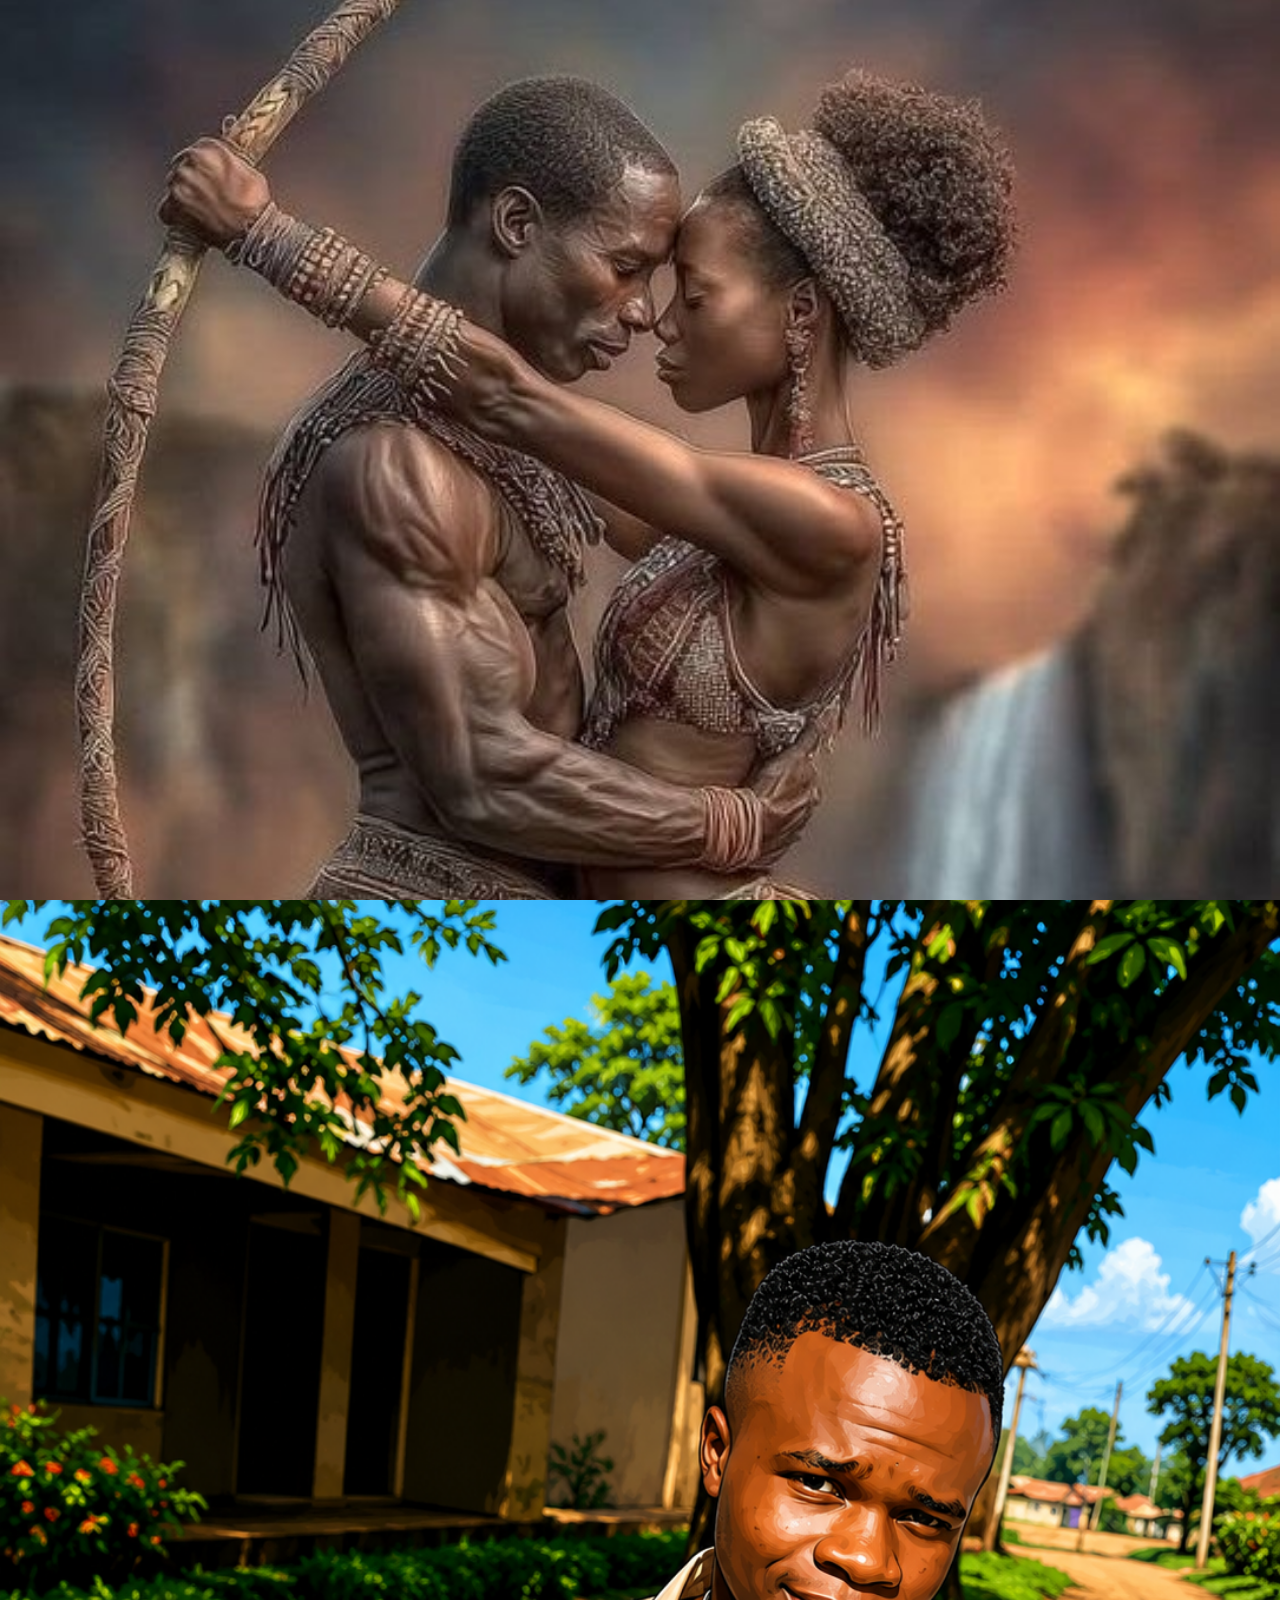
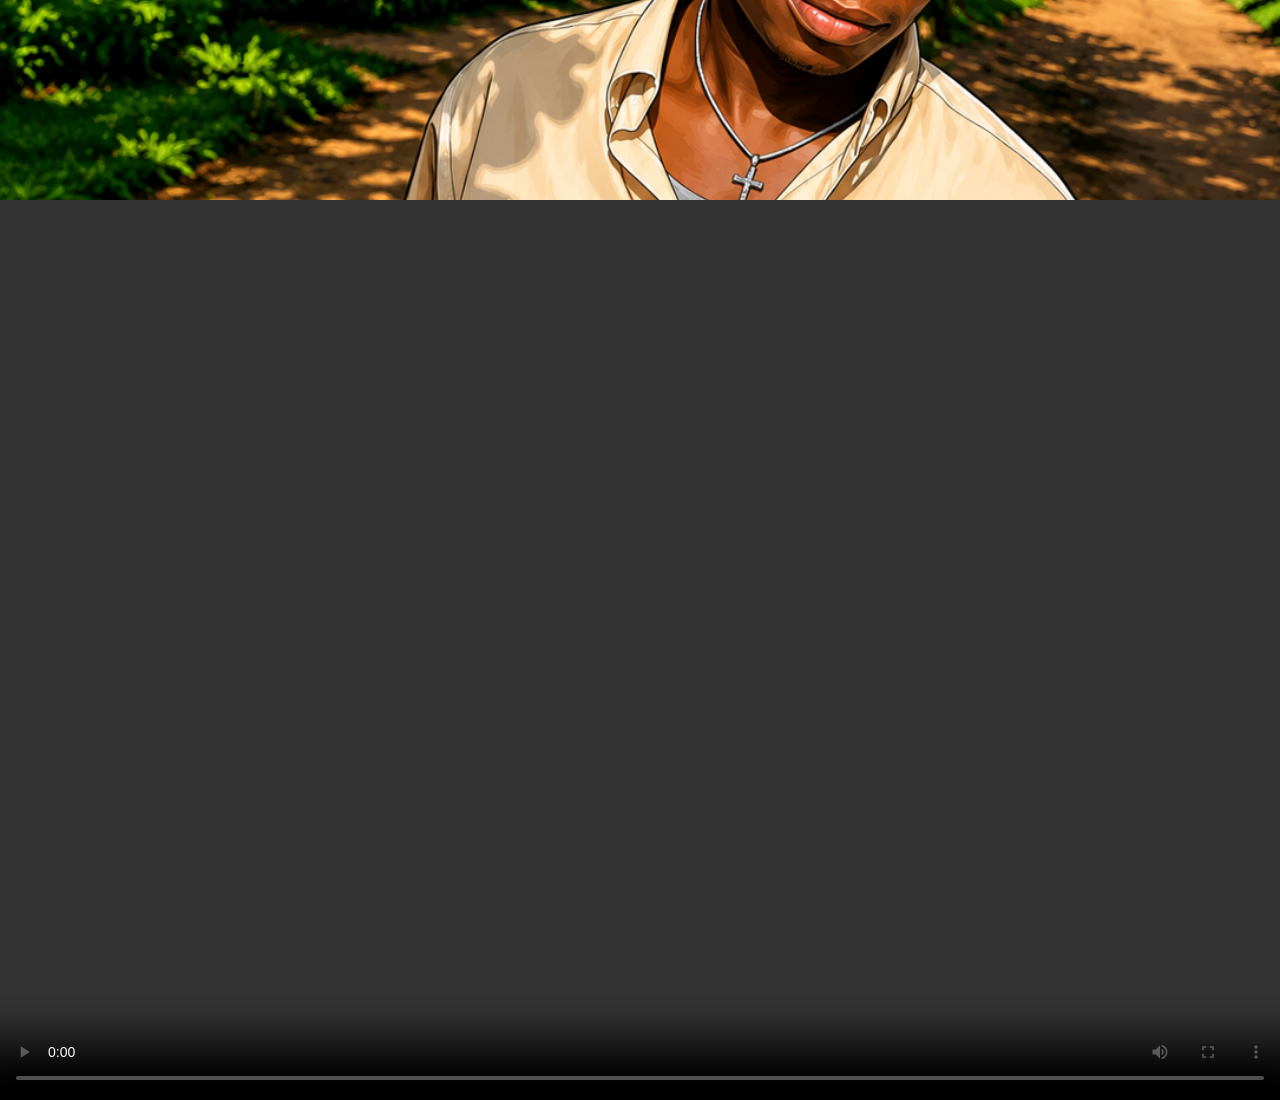
<file: index.html>
<!DOCTYPE html>
<html lang="en">
<head>
    <meta charset="UTF-8">
    <meta name="viewport" content="width=device-width, initial-scale=1.0">
    <title>Video-Audio style</title>
    <link rel="stylesheet" href="style.css">
</head>
<body>

    <div class="image"></div>

        <div class="image-2">
             <img src="img.png" alt="An Image" >
        </div>

    <div class="video"> 
        <video src="Screen Recording 2026-09-16 140330.mp4" controls autoplay width="100%" height="100%"></video> 
    </div>

    <div class="gradient"></div>

</body>
</html>
</file>
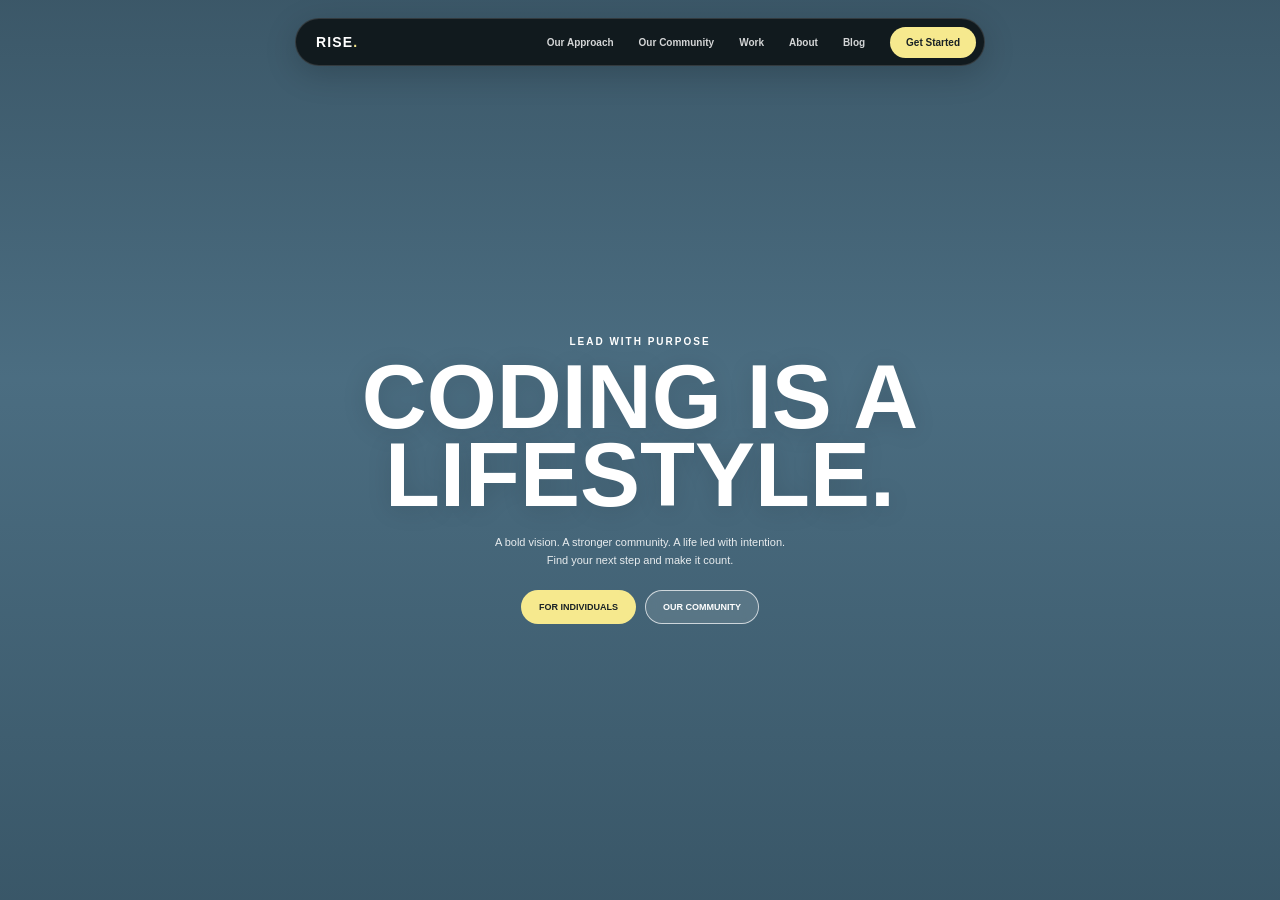
<file: class-work.html>
<!DOCTYPE html>
<html lang="en">
<head>
    <meta charset="UTF-8">
    <meta name="viewport" content="width=device-width, initial-scale=1.0">
    <meta name="theme-color" content="#17252a">
    <title> Class Work</title>
    <link rel="stylesheet" href="class-work.css">
</head>
<body>
    <main class="hero">
        <video class="hero__video" autoplay muted loop playsinline aria-hidden="true">
            <source src="vid.mp4" type="video/mp4">
        </video>
        <div class="hero__shade" aria-hidden="true"></div>

        <header class="site-header">
            <a class="brand" href="#home" aria-label="RISE home">RISE<span>.</span></a>
            <nav class="navigation" aria-label="Main navigation">
                <a href="#approach">Our Approach</a>
                <a href="#community">Our Community</a>
                <a href="#work">Work</a>
                <a href="#about">About</a>
                <a href="#blog">Blog</a>
                <a class="navigation__cta" href="#get-started">Get Started</a>
            </nav>
        </header>

        <section class="hero__content" id="home" aria-labelledby="hero-title">
            <p class="eyebrow">Lead with purpose</p>
            <h1 id="hero-title">Coding is a<br>lifestyle.</h1>
            <p class="hero__description">A bold vision. A stronger community. A life led with intention.<br class="desktop-break"> Find your next step and make it count.</p>
            <div class="hero__actions">
                <a class="button button--bright" href="#get-started">For individuals</a>
                <a class="button button--outline" href="#community">Our community</a>
            </div>
        </section>
    </main>
</body>
</html>
</file>
<file: style.css>
*{
    margin: 0;
    padding: 0;
    box-sizing: border-box;
}
body{
    width: 100%;
    height: 100vh;
}
.image{
    background-image: url(bgrn.jpg);
    width: 100%;
    height: 100%;
    background-repeat: no-repeat;
    background-size: cover;
    background-position: center;
}

.image-2{
 height: 100%;
 width: 100%;
 position: relative;
}

.image-2 img{
    position: absolute;
    top: 0;
    left: 0;
    object-fit: cover;
    width: 100%;
}


.video{
 height: 100%;
 width: 100%;
 position: relative;
}
.video video{
    position: absolute;
    top: 0;
    left: 0;
    object-fit: cover;
    width: 100%;
}
</file>
<file: class-work.css>
* {
	box-sizing: border-box;
	margin: 0;
	padding: 0;
}

html {
	min-width: 320px;
	min-height: 100%;
	background: #324c5c;
}

body {
	min-width: 320px;
	min-height: 100vh;
	margin: 0;
	font-family: 'DM Sans', sans-serif;
}

a {
	color: inherit;
	text-decoration: none;
}

.hero {
	position: relative;
	display: grid;
	min-height: 100svh;
	overflow: hidden;
	place-items: center;
	isolation: isolate;
	color: #fff;
	background: #54788d;
}

.hero__video,
.hero__shade {
	position: absolute;
	z-index: -1;
	inset: 0;
	width: 100%;
	height: 100%;
}

.hero__video {
	object-fit: cover;
	object-position: center;
}

.hero__shade {
	background: linear-gradient(180deg, rgb(12 25 33 / 34%) 0%, rgb(19 43 57 / 14%) 42%, rgb(14 33 44 / 38%) 100%);
}

.site-header {
	position: absolute;
	z-index: 1;
	top: 18px;
	left: 50%;
	display: flex;
	width: min(690px, calc(100% - 40px));
	min-height: 48px;
	align-items: center;
	justify-content: space-between;
	padding: 6px 8px 6px 20px;
	border: 1px solid rgb(255 255 255 / 14%);
	border-radius: 999px;
	background: rgb(12 18 20 / 88%);
	box-shadow: 0 8px 32px rgb(0 0 0 / 18%);
	transform: translateX(-50%);
	backdrop-filter: blur(12px);
}

.brand {
	flex: 0 0 auto;
	font-size: 14px;
	font-weight: 800;
	letter-spacing: .08em;
}

.brand span {
	color: #f5e68b;
}

.navigation {
	display: flex;
	align-items: center;
	gap: clamp(12px, 2.1vw, 25px);
	font-size: 10px;
	font-weight: 600;
	white-space: nowrap;
}

.navigation a:not(.navigation__cta) {
	color: rgb(255 255 255 / 82%);
	transition: color 160ms ease;
}

.navigation a:not(.navigation__cta):hover {
	color: #fff;
}

.navigation__cta {
	padding: 10px 16px;
	border-radius: 999px;
	background: #f6e98e;
	color: #182125;
	font-weight: 700;
}

.hero__content {
	width: min(700px, calc(100% - 36px));
	padding: 100px 0 40px;
	text-align: center;
	animation: rise-in 700ms ease-out both;
}

.eyebrow {
	margin: 0 0 12px;
	font-size: 10px;
	font-weight: 700;
	letter-spacing: .2em;
	text-transform: uppercase;
}

.hero h1 {
	margin: 0;
	font-family: 'Barlow Condensed', Impact, sans-serif;
	font-size: clamp(56px, 9vw, 90px);
	font-weight: 800;
	line-height: .86;
	text-transform: uppercase;
	text-shadow: 0 3px 24px rgb(0 0 0 / 13%);
}

.hero__description {
	margin: 19px auto 0;
	color: rgb(255 255 255 / 88%);
	font-size: 11px;
	line-height: 1.65;
}

.hero__actions {
	display: flex;
	justify-content: center;
	gap: 9px;
	margin-top: 20px;
}

.button {
	display: inline-flex;
	min-height: 34px;
	align-items: center;
	justify-content: center;
	padding: 0 17px;
	border: 1px solid transparent;
	border-radius: 999px;
	font-size: 9px;
	font-weight: 700;
	text-transform: uppercase;
	transition: transform 160ms ease, background-color 160ms ease;
}

.button:hover {
	transform: translateY(-2px);
}

.button--bright {
	background: #f6e98e;
	color: #182125;
}

.button--outline {
	border-color: rgb(255 255 255 / 70%);
	background: rgb(255 255 255 / 12%);
	color: #fff;
	backdrop-filter: blur(8px);
}
</file>
